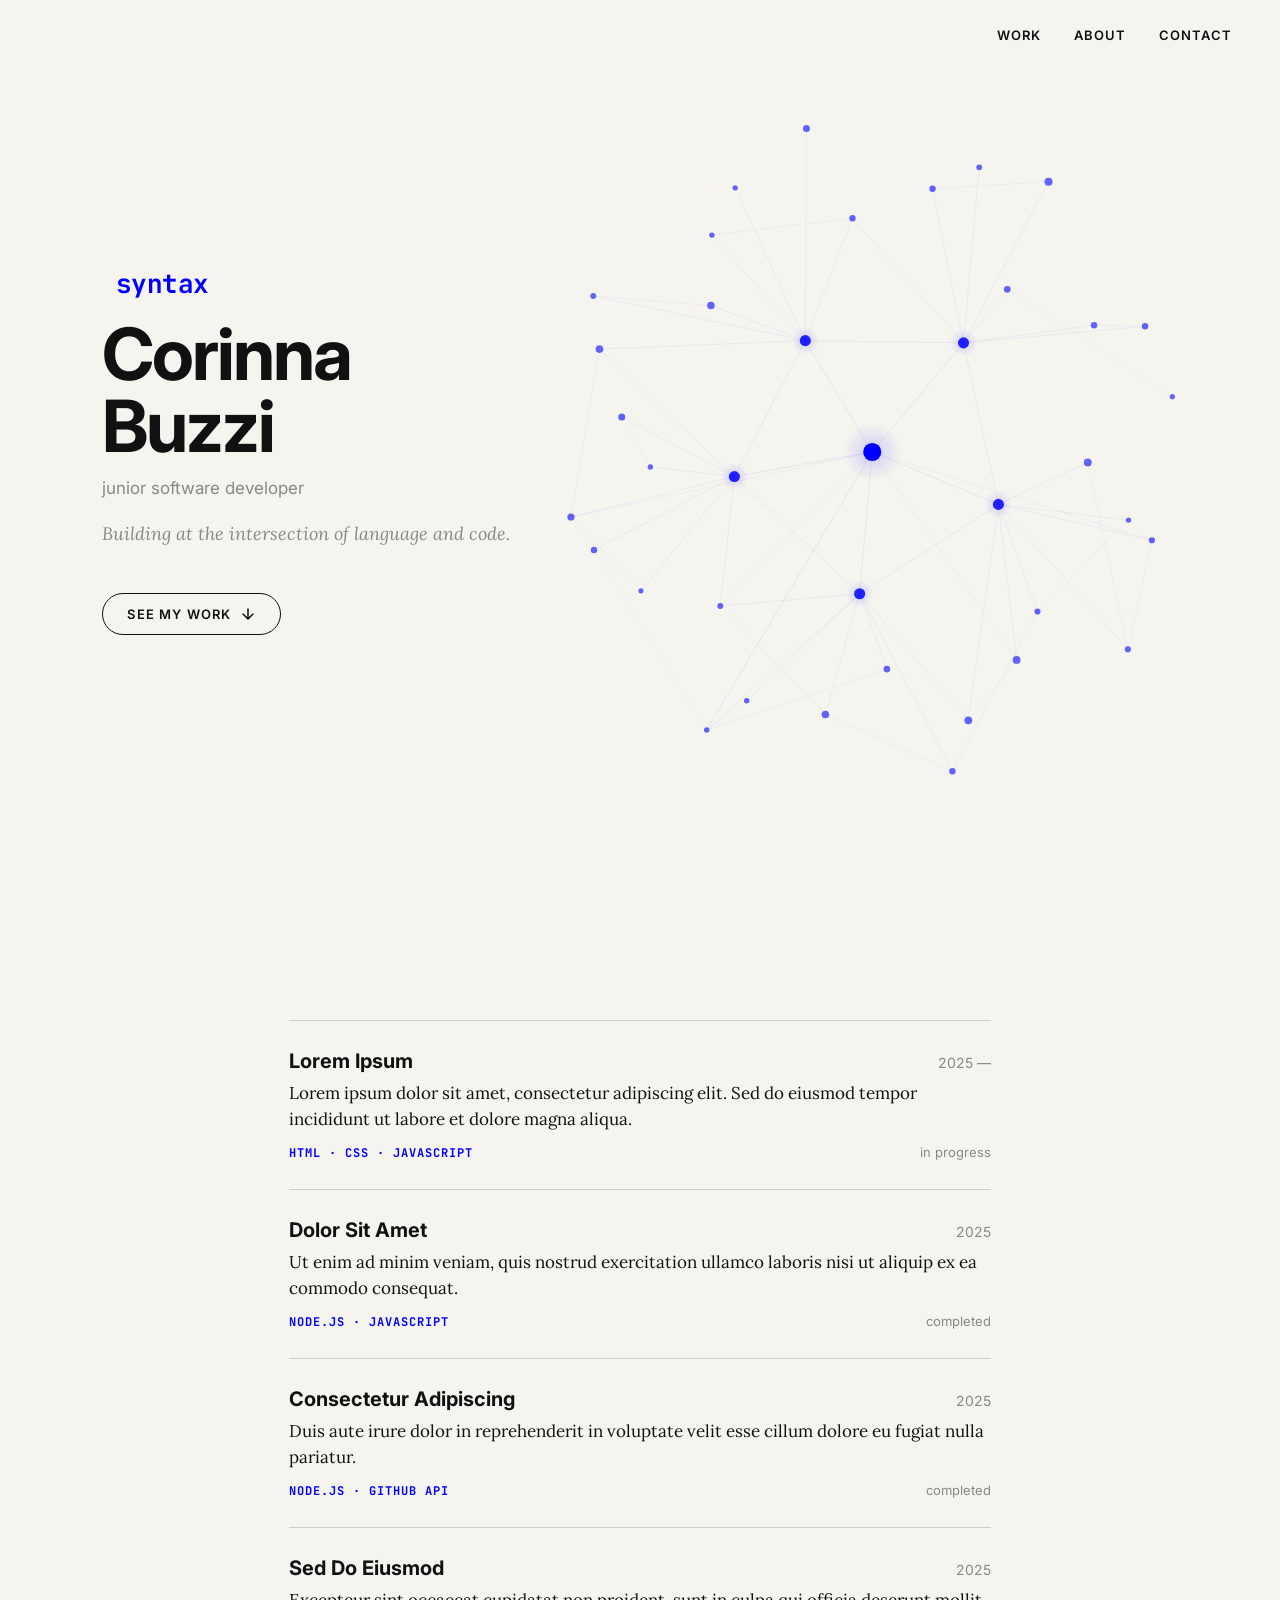
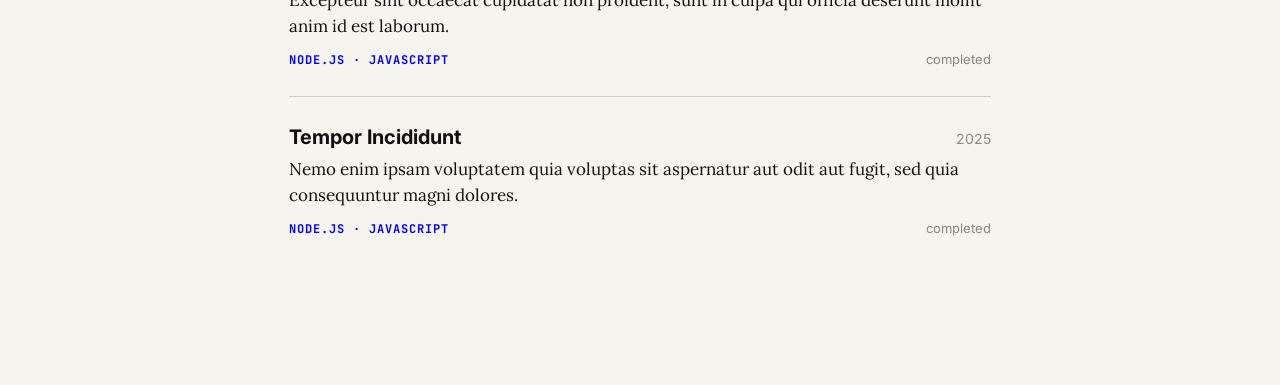
<file: index.html>
<!DOCTYPE html>
<html lang="en">
<head>
    <meta charset="UTF-8">
    <meta name="viewport" content="width=device-width, initial-scale=1.0">
    <title>Corinna Buzzi — Junior Software Developer</title>

    <link rel="preconnect" href="https://fonts.googleapis.com">
    <link rel="preconnect" href="https://fonts.gstatic.com" crossorigin>
    <link href="https://fonts.googleapis.com/css2?family=Inter:wght@400;700&family=Lora:ital,wght@0,400;1,400&family=JetBrains+Mono:wght@400;700&display=swap" rel="stylesheet">

    <link rel="stylesheet" href="styles.css">
</head>
<body>

    <nav class="nav">
        <ul class="nav-links">
            <li><a href="#work">Work</a></li>
            <li><a href="about.html">About</a></li>
            <li><a href="about.html#footer">Contact</a></li>
        </ul>
    </nav>

    <section class="hero">
        <canvas class="hero-graph" id="heroGraph"></canvas>

        <div class="hero-content">
            <div class="hero-cycling-word">
                <span class="cycling-text" id="cyclingWord">syntax</span>
            </div>

            <h1 class="hero-name">
                <span class="name-line">Corinna</span>
                <span class="name-line">Buzzi</span>
            </h1>

            <p class="hero-role">junior software developer</p>

            <p class="hero-tagline">Building at the intersection of language and code.</p>

            <a href="#work" class="hero-cta">
                <span>See my work</span>
                <svg width="16" height="16" viewBox="0 0 16 16" fill="none">
                    <path d="M8 3v10M3 8l5 5 5-5" stroke="currentColor" stroke-width="1.5" stroke-linecap="round" stroke-linejoin="round"/>
                </svg>
            </a>
        </div>
    </section>

    <section id="work" class="work">
        <article class="project">
            <div class="project-header">
                <span class="project-title">Lorem Ipsum</span>
                <span class="project-year">2025 —</span>
            </div>
            <p class="project-desc">Lorem ipsum dolor sit amet, consectetur adipiscing elit. Sed do eiusmod tempor incididunt ut labore et dolore magna aliqua.</p>
            <div class="project-footer">
                <span class="project-tech">HTML · CSS · JavaScript</span>
                <span class="project-status">in progress</span>
            </div>
        </article>

        <article class="project">
            <div class="project-header">
                <span class="project-title">Dolor Sit Amet</span>
                <span class="project-year">2025</span>
            </div>
            <p class="project-desc">Ut enim ad minim veniam, quis nostrud exercitation ullamco laboris nisi ut aliquip ex ea commodo consequat.</p>
            <div class="project-footer">
                <span class="project-tech">Node.js · JavaScript</span>
                <span class="project-status">completed</span>
            </div>
        </article>

        <article class="project">
            <div class="project-header">
                <span class="project-title">Consectetur Adipiscing</span>
                <span class="project-year">2025</span>
            </div>
            <p class="project-desc">Duis aute irure dolor in reprehenderit in voluptate velit esse cillum dolore eu fugiat nulla pariatur.</p>
            <div class="project-footer">
                <span class="project-tech">Node.js · GitHub API</span>
                <span class="project-status">completed</span>
            </div>
        </article>

        <article class="project">
            <div class="project-header">
                <span class="project-title">Sed Do Eiusmod</span>
                <span class="project-year">2025</span>
            </div>
            <p class="project-desc">Excepteur sint occaecat cupidatat non proident, sunt in culpa qui officia deserunt mollit anim id est laborum.</p>
            <div class="project-footer">
                <span class="project-tech">Node.js · JavaScript</span>
                <span class="project-status">completed</span>
            </div>
        </article>

        <article class="project">
            <div class="project-header">
                <span class="project-title">Tempor Incididunt</span>
                <span class="project-year">2025</span>
            </div>
            <p class="project-desc">Nemo enim ipsam voluptatem quia voluptas sit aspernatur aut odit aut fugit, sed quia consequuntur magni dolores.</p>
            <div class="project-footer">
                <span class="project-tech">Node.js · JavaScript</span>
                <span class="project-status">completed</span>
            </div>
        </article>
    </section>

    <script src="script.js"></script>
</body>
</html>
</file>
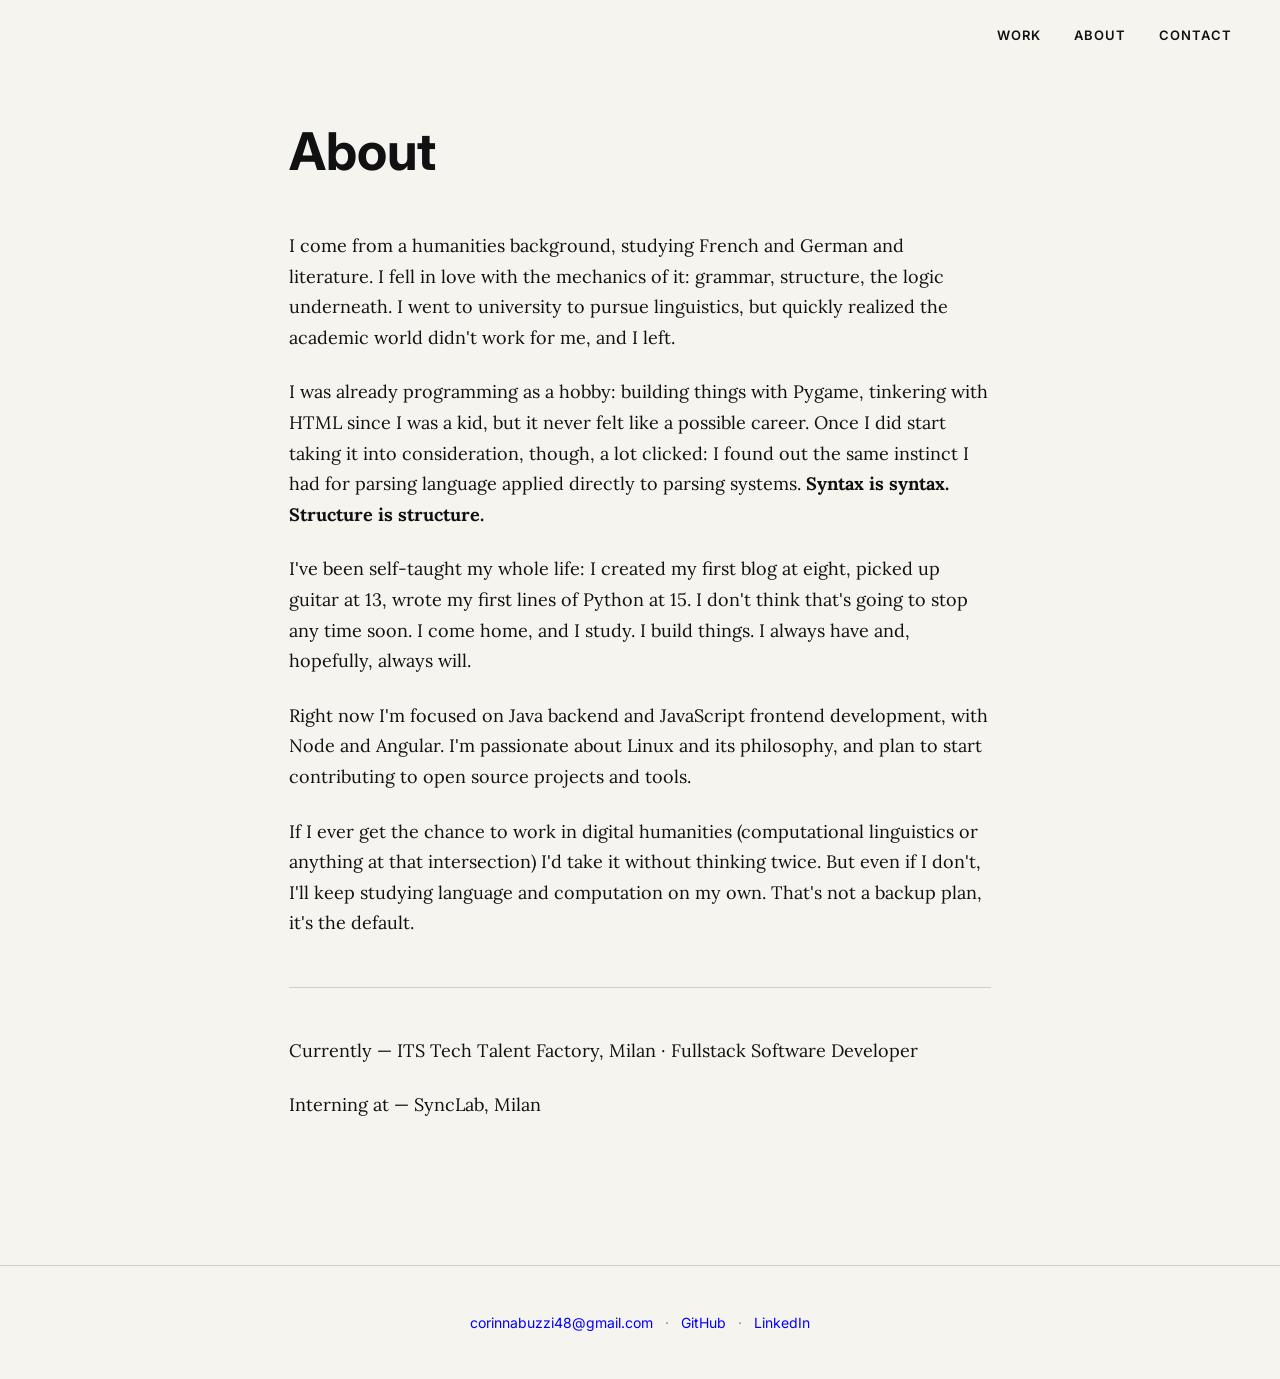
<file: about.html>
<!DOCTYPE html>
<html lang="en">
<head>
    <meta charset="UTF-8">
    <meta name="viewport" content="width=device-width, initial-scale=1.0">
    <title>About — Corinna Buzzi</title>

    <link rel="preconnect" href="https://fonts.googleapis.com">
    <link rel="preconnect" href="https://fonts.gstatic.com" crossorigin>
    <link href="https://fonts.googleapis.com/css2?family=Inter:wght@400;700&family=Lora:ital,wght@0,400;1,400&family=JetBrains+Mono:wght@400;700&display=swap" rel="stylesheet">

    <link rel="stylesheet" href="styles.css">
    <link rel="stylesheet" href="about.css">
</head>
<body>

    <nav class="nav">
        <ul class="nav-links">
            <li><a href="index.html#work">Work</a></li>
            <li><a href="about.html">About</a></li>
            <li><a href="about.html#footer">Contact</a></li>
        </ul>
    </nav>

    <main class="about">
        <h1 class="about-title">About</h1>

        <div class="about-prose">
            <p>I come from a humanities background, studying French and German and literature. I fell in love with the mechanics of it: grammar, structure, the logic underneath. I went to university to pursue linguistics, but quickly realized the academic world didn't work for me, and I left.</p>
            <p>I was already programming as a hobby: building things with Pygame, tinkering with HTML since I was a kid, but it never felt like a possible career. Once I did start taking it into consideration, though, a lot clicked: I found out the same instinct I had for parsing language applied directly to parsing systems. <b>Syntax is syntax. Structure is structure.</b></p>
            <p>I've been self-taught my whole life: I created my first blog at eight, picked up guitar at 13, wrote my first lines of Python at 15. I don't think that's going to stop any time soon. I come home, and I study. I build things. I always have and, hopefully, always will.</p>
            <p>Right now I'm focused on Java backend and JavaScript frontend development, with Node and Angular. I'm passionate about Linux and its philosophy, and plan to start contributing to open source projects and tools.</p>
            <p>If I ever get the chance to work in digital humanities (computational linguistics or anything at that intersection) I'd take it without thinking twice. But even if I don't, I'll keep studying language and computation on my own. That's not a backup plan, it's the default.</p>

            <hr class="about-divider">
            <p>Currently — ITS Tech Talent Factory, Milan · Fullstack Software Developer</p>
            <p>Interning at — SyncLab, Milan</p>
        </div>
    </main>

    <footer class="footer" id="footer">
        <a href="mailto:corinnabuzzi48@gmail.com">corinnabuzzi48@gmail.com</a>
        <span class="footer-sep">·</span>
        <a href="https://github.com/corinnabuzzi" target="_blank" rel="noopener">GitHub</a>
        <span class="footer-sep">·</span>
        <a href="https://www.linkedin.com/in/corinna-buzzi" target="_blank" rel="noopener">LinkedIn</a>
    </footer>

</body>
</html>
</file>
<file: styles.css>
*, *::before, *::after {
    margin: 0;
    padding: 0;
    box-sizing: border-box;
}

:root {
    --bg: #f6f4ef;
    --text: #111;
    --blue: #0000FF;
    --gray: #888;
    --font-sans: 'Inter', sans-serif;
    --font-serif: 'Lora', serif;
    --font-mono: 'JetBrains Mono', monospace;
}

html {
    scroll-behavior: smooth;
}

body {
    background: var(--bg);
    color: var(--text);
    font-family: var(--font-sans);
    -webkit-font-smoothing: antialiased;
}

.nav {
    position: fixed;
    top: 0;
    right: 0;
    padding: 24px 48px;
    z-index: 100;
}

.nav-links {
    list-style: none;
    display: flex;
    gap: 32px;
}

.nav-links a {
    font-size: 13px;
    font-weight: 600;
    letter-spacing: 1.2px;
    text-transform: uppercase;
    color: var(--text);
    text-decoration: none;
    transition: color 0.2s;
}

.nav-links a:hover {
    color: var(--blue);
}

.hero {
    position: relative;
    height: 100vh;
    display: flex;
    align-items: center;
    justify-content: flex-start;
    overflow: hidden;
}

.hero-graph {
    position: absolute;
    top: 0;
    left: 0;
    width: 100%;
    height: 100%;
    pointer-events: none;
    opacity: 0;
    animation: graphFadeIn 1.2s ease forwards;
    animation-delay: 0.3s;
}

@keyframes graphFadeIn {
    to { opacity: 1; }
}

.hero-content {
    position: relative;
    z-index: 1;
    text-align: left;
    padding-left: 8vw;
}

.hero-cycling-word {
    margin-bottom: 16px;
    height: 36px;
    display: flex;
    align-items: center;
}

.cycling-text {
    font-family: var(--font-mono);
    font-size: 26px;
    font-weight: 700;
    color: var(--blue);
    letter-spacing: -0.5px;
    cursor: default;
    display: inline-block;
    min-width: 120px;
    text-align: center;
}

.hero-name {
    font-size: 72px;
    font-weight: 700;
    color: var(--text);
    line-height: 1.0;
    letter-spacing: -2px;
    margin-bottom: 16px;
}

.name-line {
    display: block;
    clip-path: inset(0 100% 0 0);
    animation: revealName 0.8s cubic-bezier(0.65, 0, 0.35, 1) forwards;
}

.name-line:nth-child(2) {
    animation-delay: 0.15s;
}

@keyframes revealName {
    to { clip-path: inset(0 0% 0 0); }
}

.hero-role {
    font-size: 17px;
    font-weight: 400;
    color: var(--gray);
    margin-bottom: 24px;
    opacity: 0;
    animation: fadeUp 0.6s ease forwards;
    animation-delay: 0.6s;
}

.hero-tagline {
    font-family: var(--font-serif);
    font-size: 18px;
    font-style: italic;
    color: var(--gray);
    margin-bottom: 48px;
    opacity: 0;
    animation: fadeUp 0.6s ease forwards;
    animation-delay: 0.8s;
}

.hero-cta {
    display: inline-flex;
    align-items: center;
    gap: 8px;
    font-size: 13px;
    font-weight: 600;
    letter-spacing: 1.2px;
    text-transform: uppercase;
    color: var(--text);
    text-decoration: none;
    padding: 12px 24px;
    border: 1px solid var(--text);
    border-radius: 100px;
    opacity: 0;
    animation: fadeUp 0.6s ease forwards;
    animation-delay: 1s;
    transition: background 0.25s ease, color 0.25s ease;
}

.hero-cta:hover {
    background: var(--text);
    color: var(--bg);
}

.hero-cta svg {
    transition: transform 0.25s ease;
}

.hero-cta:hover svg {
    transform: translateY(3px);
}

@keyframes fadeUp {
    from {
        opacity: 0;
        transform: translateY(12px);
    }
    to {
        opacity: 1;
        transform: translateY(0);
    }
}

.work {
    max-width: 750px;
    margin: 0 auto;
    padding: 120px 24px;
}

.project {
    border-top: 1px solid #d0cec9;
    padding: 28px 0;
}

.project:hover .project-title {
    opacity: 0.7;
}

.project-header {
    display: flex;
    justify-content: space-between;
    align-items: baseline;
}

.project-title {
    font-size: 20px;
    font-weight: 700;
    color: var(--text);
    transition: opacity 200ms;
}

.project-year {
    font-size: 14px;
    font-weight: 400;
    color: var(--gray);
}

.project-desc {
    font-family: var(--font-serif);
    font-size: 17px;
    font-weight: 400;
    color: var(--text);
    margin-top: 8px;
    line-height: 1.5;
}

.project-footer {
    display: flex;
    justify-content: space-between;
    align-items: baseline;
    margin-top: 12px;
}

.project-tech {
    font-family: var(--font-mono);
    font-size: 12px;
    font-weight: 700;
    color: var(--blue);
    text-transform: uppercase;
    letter-spacing: 1px;
}

.project-status {
    font-size: 13px;
    font-weight: 400;
    color: var(--gray);
}

.footer {
    border-top: 1px solid #d0cec9;
    padding: 48px 24px;
    text-align: center;
    font-family: var(--font-sans);
    font-size: 14px;
}

.footer a {
    color: var(--blue);
    text-decoration: none;
}

.footer a:hover {
    text-decoration: underline;
}

.footer-sep {
    color: var(--gray);
    margin: 0 8px;
}
</file>
<file: about.css>
.about {
    max-width: 750px;
    margin: 0 auto;
    padding: 120px 24px;
}

.about-title {
    font-size: 52px;
    font-weight: 700;
    color: var(--text);
    margin-bottom: 48px;
}

.about-prose p {
    font-family: var(--font-serif);
    font-size: 18px;
    font-weight: 400;
    line-height: 1.7;
    color: var(--text);
    margin-bottom: 24px;
}

.about-divider {
    border: none;
    border-top: 1px solid #d0cec9;
    margin: 48px 0;
}

.about-info p {
    font-size: 15px;
    font-weight: 400;
    color: var(--gray);
    line-height: 1.6;
    margin-bottom: 4px;
}

.about-contact {
    font-size: 15px;
    font-weight: 400;
    display: flex;
    align-items: center;
    gap: 8px;
}

.about-contact a {
    color: var(--blue);
    text-decoration: none;
}

.about-contact a:hover {
    text-decoration: underline;
}

.about-sep {
    color: var(--gray);
}

@media (max-width: 768px) {
    .about {
        padding: 80px 20px;
    }

    .about-title {
        font-size: 38px;
    }
}

@media (max-width: 480px) {
    .about-title {
        font-size: 32px;
    }
}
</file>
